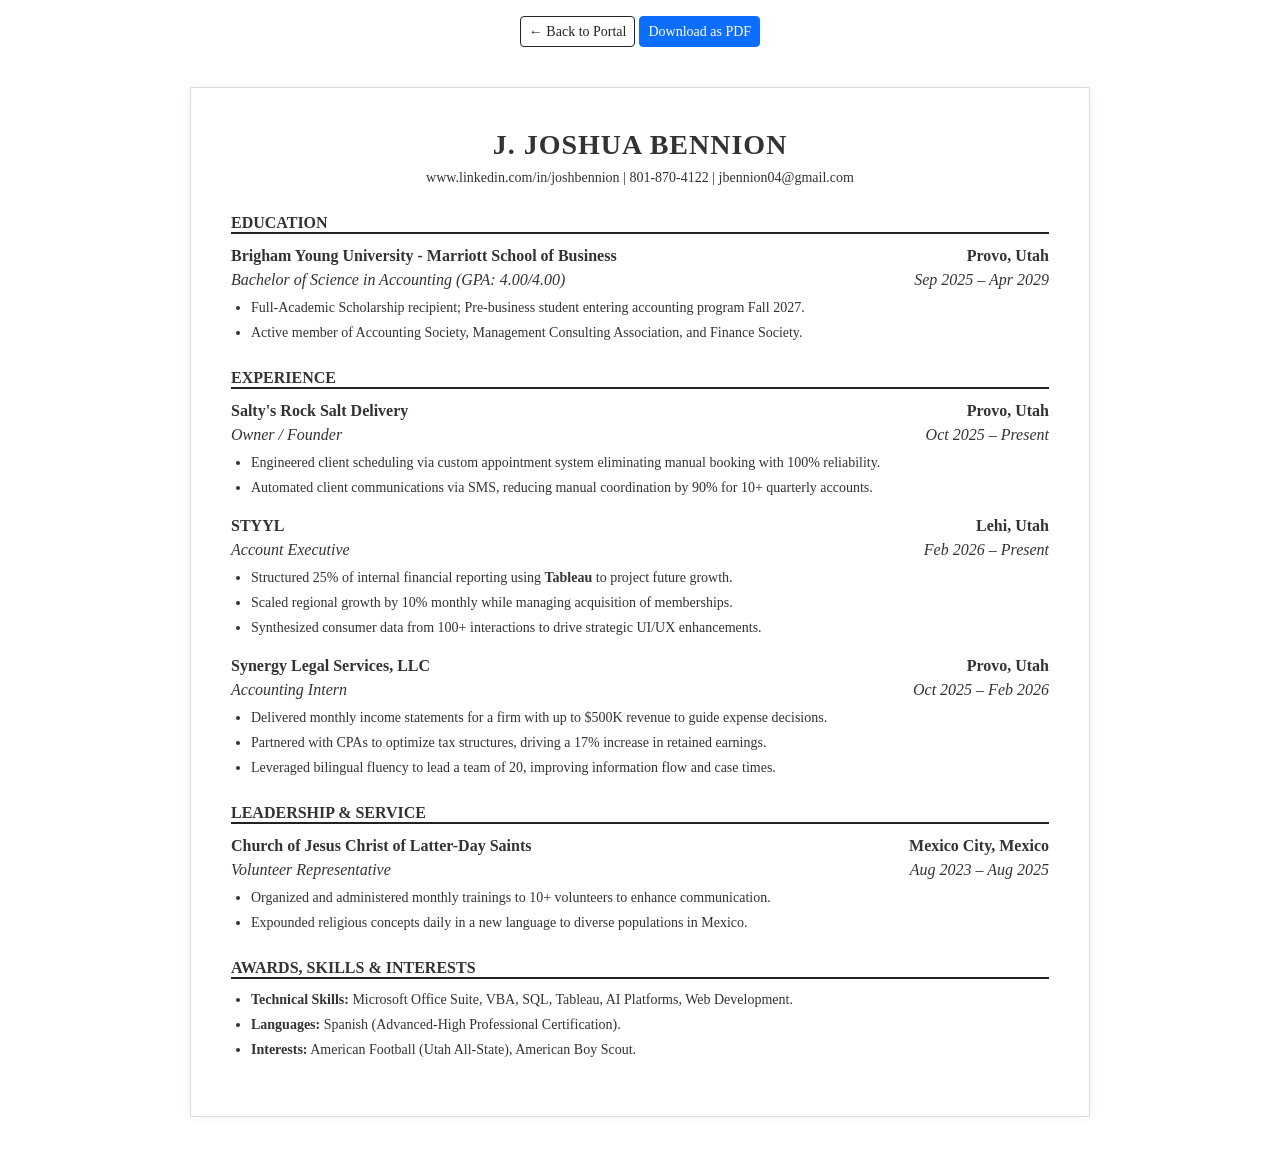
<file: resume.html>
<!DOCTYPE html>
<html lang="en">
<head>
    <meta charset="UTF-8">
    <meta name="viewport" content="width=device-width, initial-scale=1.0">
    <title>Resume - JATZIN THE KING</title>
    <link href="https://cdn.jsdelivr.net/npm/bootstrap@5.3.0/dist/css/bootstrap.min.css" rel="stylesheet">
    <style>
        body { background-color: #ffffff; font-family: 'Georgia', serif; color: #333; line-height: 1.5; }
        .resume-container { max-width: 900px; margin: 40px auto; padding: 40px; border: 1px solid #ddd; box-shadow: 0 0 10px rgba(0,0,0,0.05); }
        h1 { font-size: 28px; font-weight: bold; text-transform: uppercase; margin-bottom: 5px; letter-spacing: 1px; }
        h2 { font-size: 16px; font-weight: bold; text-transform: uppercase; border-bottom: 2px solid #222; margin-top: 25px; margin-bottom: 10px; }
        .contact-line { font-size: 14px; margin-bottom: 20px; }
        .job-header { display: flex; justify-content: space-between; font-weight: bold; margin-top: 10px; }
        .job-sub { display: flex; justify-content: space-between; font-style: italic; margin-bottom: 5px; }
        ul { padding-left: 20px; font-size: 14px; }
        li { margin-bottom: 4px; }
        .highlight { font-weight: bold; }
        @media print { .no-print { display: none; } .resume-container { border: none; box-shadow: none; margin: 0; padding: 0; } }
    </style>
</head>
<body>

<div class="no-print text-center mt-3">
    <a href="index.html" class="btn btn-outline-dark btn-sm">← Back to Portal</a>
    <button onclick="window.print()" class="btn btn-primary btn-sm">Download as PDF</button>
</div>

<div class="resume-container">
    <div class="text-center">
        <h1>J. Joshua Bennion</h1>
        <div class="contact-line">
            www.linkedin.com/in/joshbennion | 801-870-4122 | jbennion04@gmail.com
        </div>
    </div>

    <h2>Education</h2>
    <div class="job-header">
        <span>Brigham Young University - Marriott School of Business</span>
        <span>Provo, Utah</span>
    </div>
    <div class="job-sub">
        <span>Bachelor of Science in Accounting (GPA: 4.00/4.00)</span>
        <span>Sep 2025 – Apr 2029</span>
    </div>
    <ul>
        <li>Full-Academic Scholarship recipient; Pre-business student entering accounting program Fall 2027.</li>
        <li>Active member of Accounting Society, Management Consulting Association, and Finance Society.</li>
    </ul>

    <h2>Experience</h2>
    
    <div class="job-header">
        <span>Salty's Rock Salt Delivery</span>
        <span>Provo, Utah</span>
    </div>
    <div class="job-sub">
        <span>Owner / Founder</span>
        <span>Oct 2025 – Present</span>
    </div>
    <ul>
        <li>Engineered client scheduling via custom appointment system eliminating manual booking with 100% reliability.</li>
        <li>Automated client communications via SMS, reducing manual coordination by 90% for 10+ quarterly accounts.</li>
    </ul>

    <div class="job-header">
        <span>STYYL</span>
        <span>Lehi, Utah</span>
    </div>
    <div class="job-sub">
        <span>Account Executive</span>
        <span>Feb 2026 – Present</span>
    </div>
    <ul>
        <li>Structured 25% of internal financial reporting using <span class="highlight">Tableau</span> to project future growth.</li>
        <li>Scaled regional growth by 10% monthly while managing acquisition of memberships.</li>
        <li>Synthesized consumer data from 100+ interactions to drive strategic UI/UX enhancements.</li>
    </ul>

    <div class="job-header">
        <span>Synergy Legal Services, LLC</span>
        <span>Provo, Utah</span>
    </div>
    <div class="job-sub">
        <span>Accounting Intern</span>
        <span>Oct 2025 – Feb 2026</span>
    </div>
    <ul>
        <li>Delivered monthly income statements for a firm with up to $500K revenue to guide expense decisions.</li>
        <li>Partnered with CPAs to optimize tax structures, driving a 17% increase in retained earnings.</li>
        <li>Leveraged bilingual fluency to lead a team of 20, improving information flow and case times.</li>
    </ul>

    <h2>Leadership & Service</h2>
    <div class="job-header">
        <span>Church of Jesus Christ of Latter-Day Saints</span>
        <span>Mexico City, Mexico</span>
    </div>
    <div class="job-sub">
        <span>Volunteer Representative</span>
        <span>Aug 2023 – Aug 2025</span>
    </div>
    <ul>
        <li>Organized and administered monthly trainings to 10+ volunteers to enhance communication.</li>
        <li>Expounded religious concepts daily in a new language to diverse populations in Mexico.</li>
    </ul>

    <h2>Awards, Skills & Interests</h2>
    <ul>
        <li><span class="highlight">Technical Skills:</span> Microsoft Office Suite, VBA, SQL, Tableau, AI Platforms, Web Development.</li>
        <li><span class="highlight">Languages:</span> Spanish (Advanced-High Professional Certification).</li>
        <li><span class="highlight">Interests:</span> American Football (Utah All-State), American Boy Scout.</li>
    </ul>
</div>

</body>
</html>
</file>
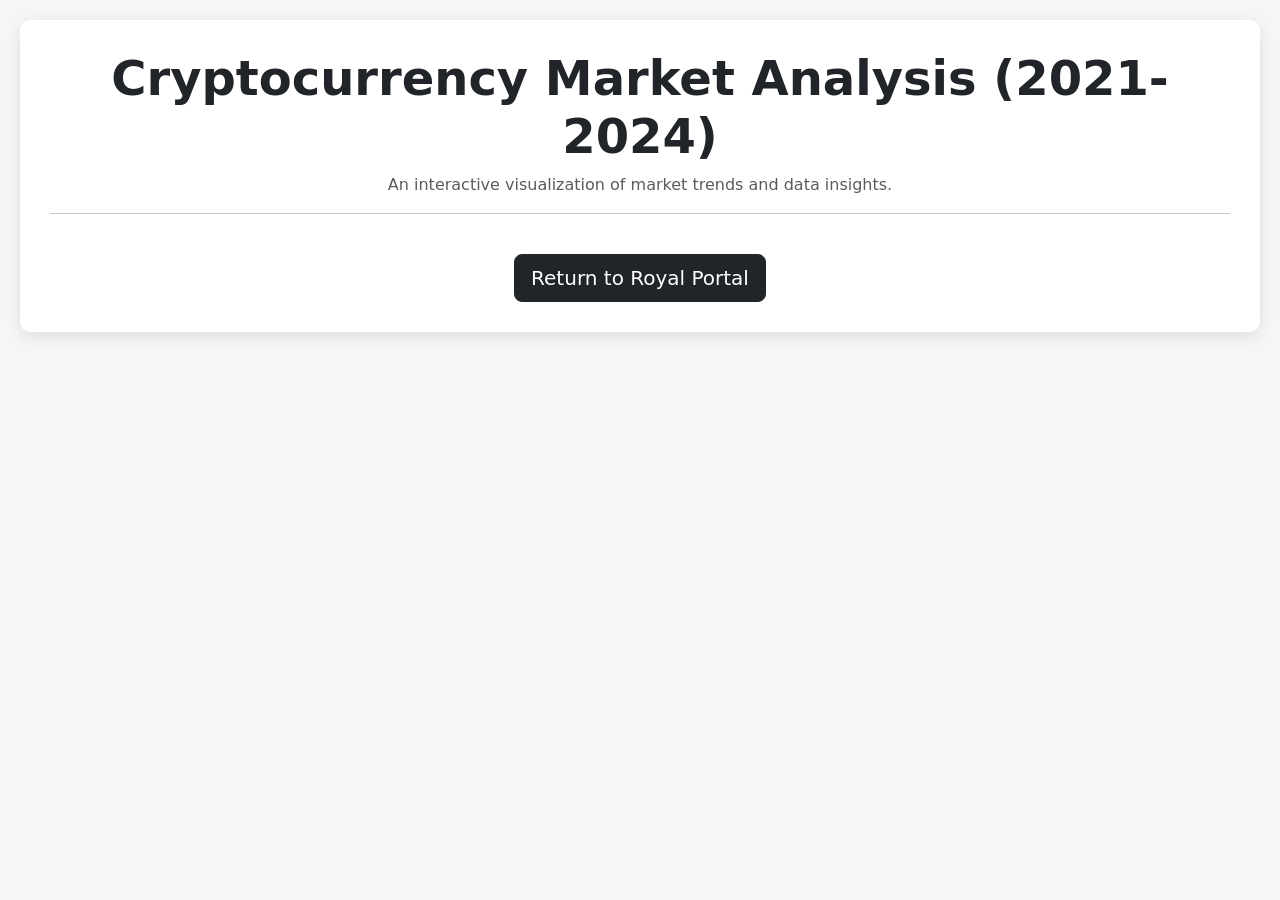
<file: tableau.html>
<!DOCTYPE html>
<html lang="en">
<head>
    <meta charset="UTF-8">
    <meta name="viewport" content="width=device-width, initial-scale=1.0">
    <title>Cryptocurrency Analysis - JATZIN THE KING</title>
    <link href="https://cdn.jsdelivr.net/npm/bootstrap@5.3.0/dist/css/bootstrap.min.css" rel="stylesheet">
    <style>
        body { background-color: #f4f7f6; padding: 20px; }
        .container { background: white; padding: 30px; border-radius: 10px; box-shadow: 0 4px 15px rgba(0,0,0,0.1); max-width: 1300px; }
        .tableau-wrapper { width: 100%; display: flex; justify-content: center; overflow: hidden; }
    </style>
</head>
<body>

<div class="container text-center">
    <h1 class="display-5 fw-bold">Cryptocurrency Market Analysis (2021-2024)</h1>
    <p class="text-muted">An interactive visualization of market trends and data insights.</p>
    <hr>

    <div class="tableau-wrapper">
        <div class='tableauPlaceholder' id='viz1776221087448' style='position: relative'>
            <noscript>
                <a href='#'><img alt='Dashboard Updated ' src='https:&#47;&#47;public.tableau.com&#47;static&#47;images&#47;Cr&#47;CryptocurrencyAnalysis2021-2024&#47;DashboardUpdated&#47;1_rss.png' style='border: none' /></a>
            </noscript>
            <object class='tableauViz' style='display:none;'>
                <param name='host_url' value='https%3A%2F%2Fpublic.tableau.com%2F' /> 
                <param name='embed_code_version' value='3' /> 
                <param name='site_root' value='' />
                <param name='name' value='CryptocurrencyAnalysis2021-2024&#47;DashboardUpdated' />
                <param name='tabs' value='no' />
                <param name='toolbar' value='yes' />
                <param name='static_image' value='https:&#47;&#47;public.tableau.com&#47;static&#47;images&#47;Cr&#47;CryptocurrencyAnalysis2021-2024&#47;DashboardUpdated&#47;1.png' /> 
                <param name='animate_transition' value='yes' />
                <param name='display_static_image' value='yes' />
                <param name='display_spinner' value='yes' />
                <param name='display_overlay' value='yes' />
                <param name='display_count' value='yes' />
                <param name='language' value='en-US' />
            </object>
        </div>
    </div>

    <script type='text/javascript'>
        var divElement = document.getElementById('viz1776221087448');
        var vizElement = divElement.getElementsByTagName('object')[0];
        if ( divElement.offsetWidth > 800 ) { vizElement.style.width='1200px';vizElement.style.height='927px';} 
        else if ( divElement.offsetWidth > 500 ) { vizElement.style.width='1200px';vizElement.style.height='927px';} 
        else { vizElement.style.width='100%';vizElement.style.height='2177px';} 
        var scriptElement = document.createElement('script');
        scriptElement.src = 'https://public.tableau.com/javascripts/api/viz_v1.js';
        vizElement.parentNode.insertBefore(scriptElement, vizElement);
    </script>
    <div class="mt-4">
        <a href="index.html" class="btn btn-dark btn-lg">Return to Royal Portal</a>
    </div>
</div>

</body>
</html>
</file>
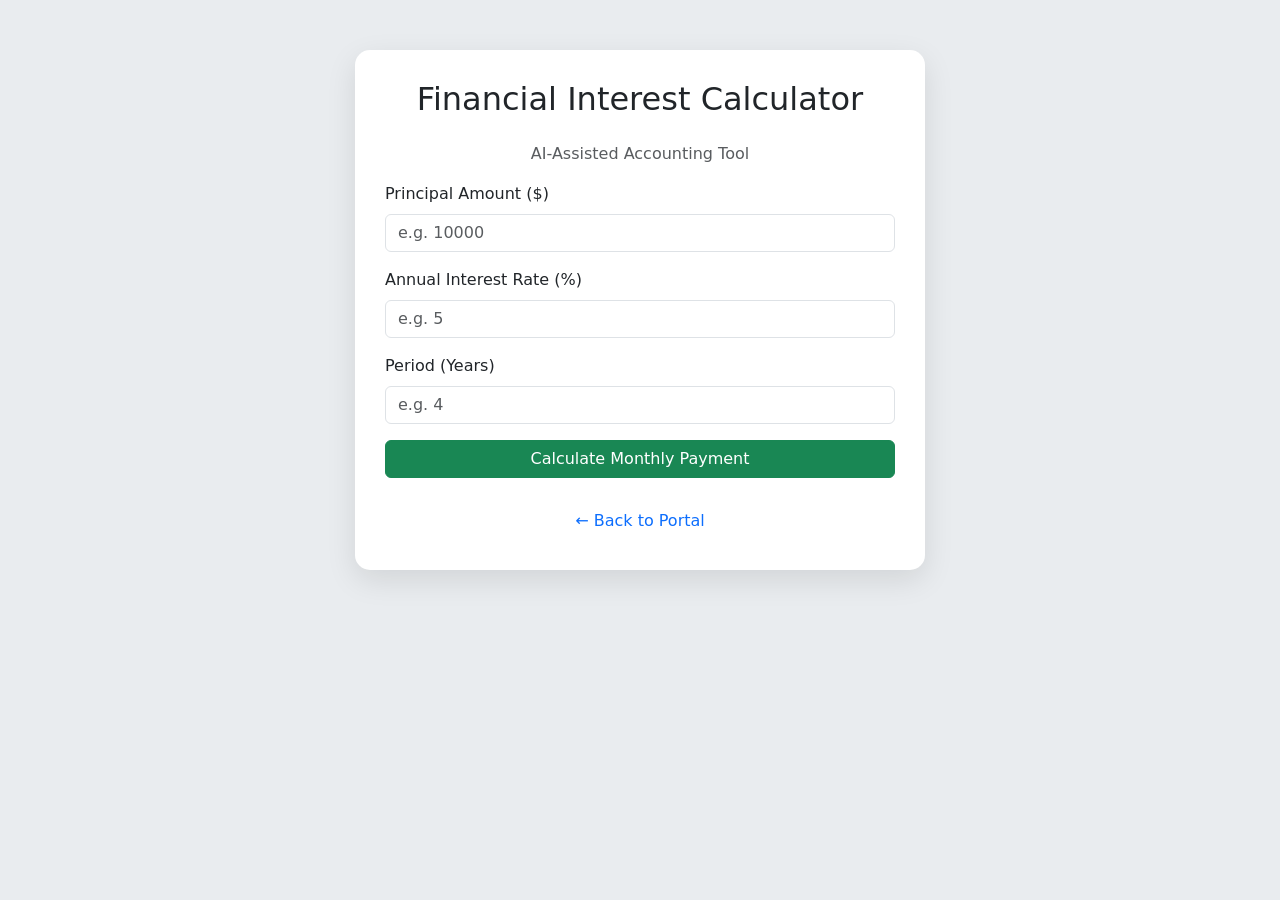
<file: webapp.html>
<!DOCTYPE html>
<html lang="en">
<head>
    <meta charset="UTF-8">
    <meta name="viewport" content="width=device-width, initial-scale=1.0">
    <title>AI WebApp - Interest Calculator</title>
    <link href="https://cdn.jsdelivr.net/npm/bootstrap@5.3.0/dist/css/bootstrap.min.css" rel="stylesheet">
    <style>
        body { background-color: #e9ecef; }
        .calc-card { background: white; padding: 30px; border-radius: 15px; box-shadow: 0 10px 30px rgba(0,0,0,0.1); margin-top: 50px; }
        .result-box { background: #f8f9fa; padding: 20px; border-left: 5px solid #198754; margin-top: 20px; }
    </style>
</head>
<body>
    <div class="container">
        <div class="row justify-content-center">
            <div class="col-md-6 calc-card">
                <h2 class="text-center mb-4">Financial Interest Calculator</h2>
                <p class="text-muted text-center">AI-Assisted Accounting Tool</p>
                
                <div class="mb-3">
                    <label class="form-label">Principal Amount ($)</label>
                    <input type="number" id="principal" class="form-control" placeholder="e.g. 10000">
                </div>
                <div class="mb-3">
                    <label class="form-label">Annual Interest Rate (%)</label>
                    <input type="number" id="rate" class="form-control" placeholder="e.g. 5">
                </div>
                <div class="mb-3">
                    <label class="form-label">Period (Years)</label>
                    <input type="number" id="years" class="form-control" placeholder="e.g. 4">
                </div>
                
                <button class="btn btn-success w-100" onclick="calculateInterest()">Calculate Monthly Payment</button>

                <div id="results" class="result-box d-none">
                    <h5>Results:</h5>
                    <p>Monthly Payment: <strong id="monthlyPayment"></strong></p>
                    <p>Total Interest: <strong id="totalInterest"></strong></p>
                </div>

                <div class="text-center mt-4">
                    <a href="index.html" class="btn btn-link text-decoration-none">← Back to Portal</a>
                </div>
            </div>
        </div>
    </div>

    <script>
        function calculateInterest() {
            const P = parseFloat(document.getElementById('principal').value);
            const r = parseFloat(document.getElementById('rate').value) / 100 / 12;
            const n = parseFloat(document.getElementById('years').value) * 12;

            if (P && r && n) {
                // Amortization Formula: M = P [ i(1 + i)^n ] / [ (1 + i)^n – 1 ]
                const x = Math.pow(1 + r, n);
                const monthly = (P * x * r) / (x - 1);
                const totalInt = (monthly * n) - P;

                document.getElementById('monthlyPayment').innerText = "$" + monthly.toFixed(2);
                document.getElementById('totalInterest').innerText = "$" + totalInt.toFixed(2);
                document.getElementById('results').classList.remove('d-none');
            } else {
                alert("Please enter all values correctly, King.");
            }
        }
    </script>
</body>
</html>
</file>
